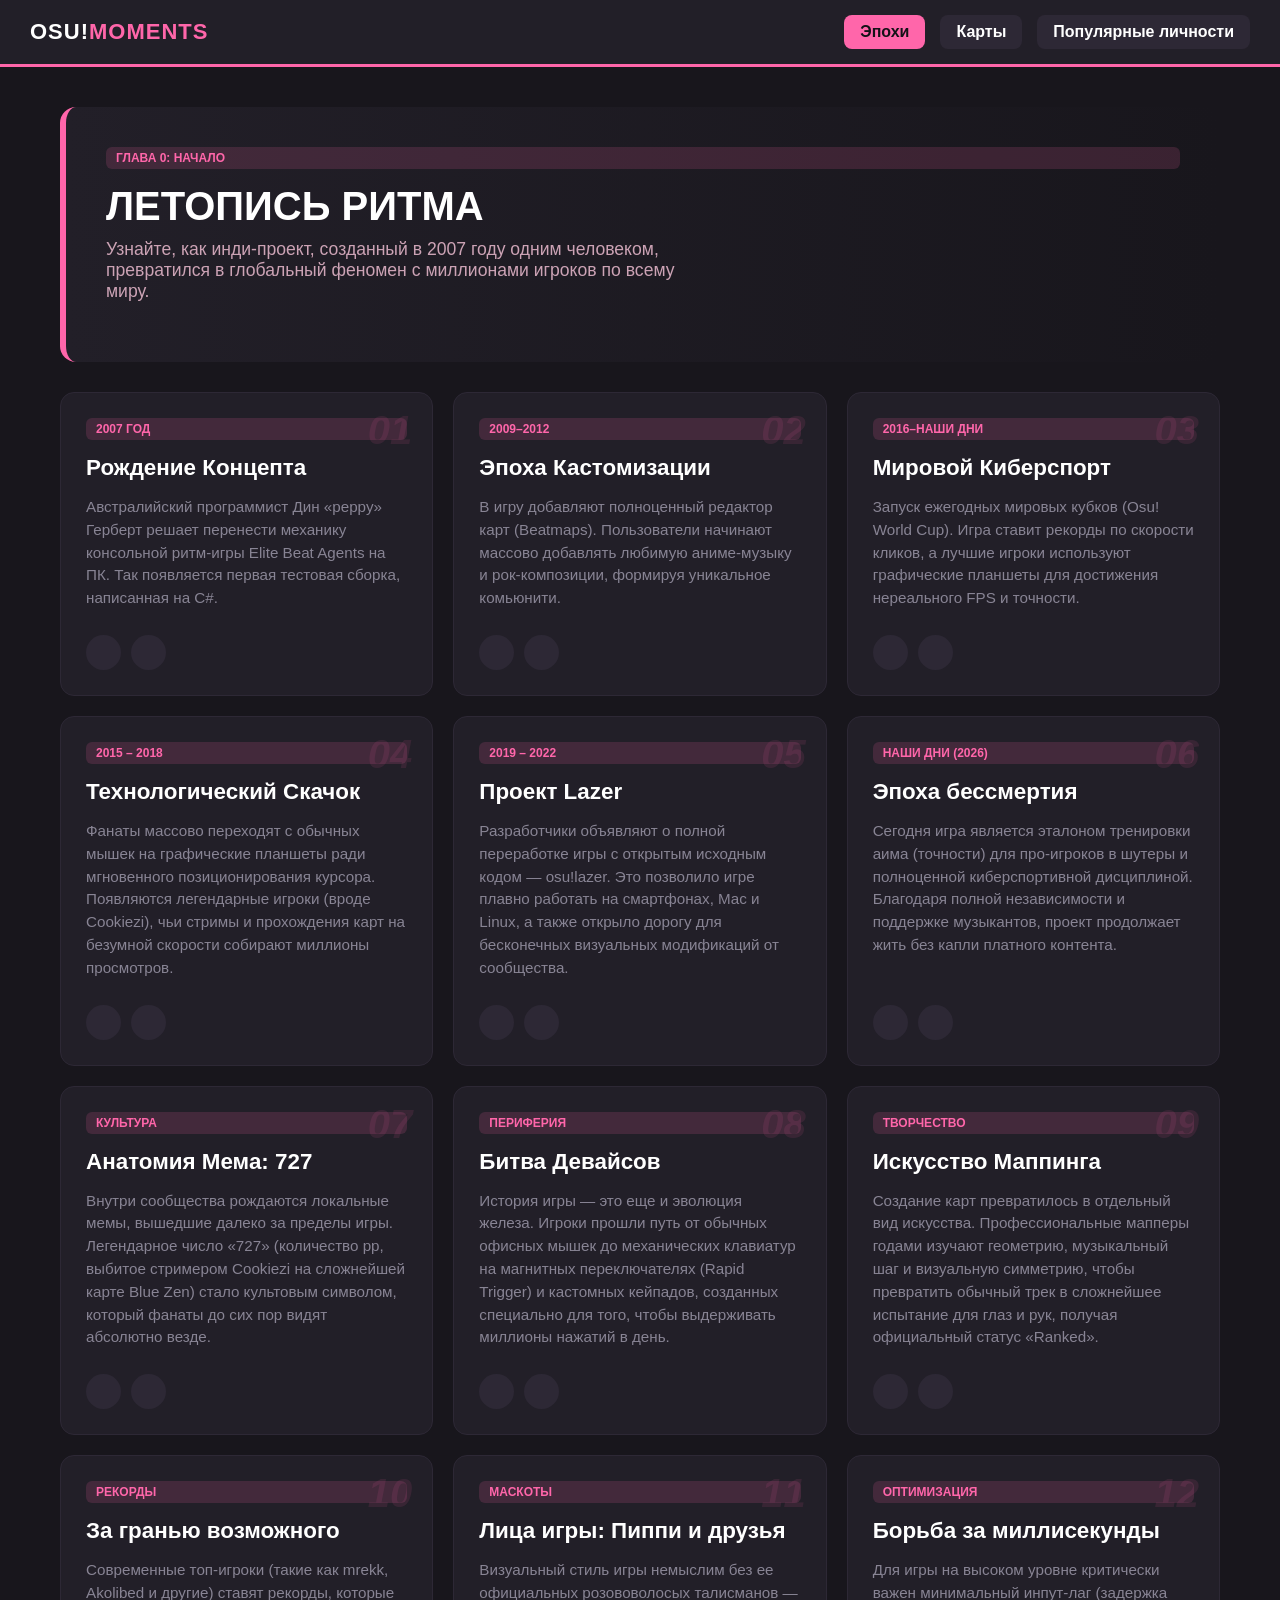
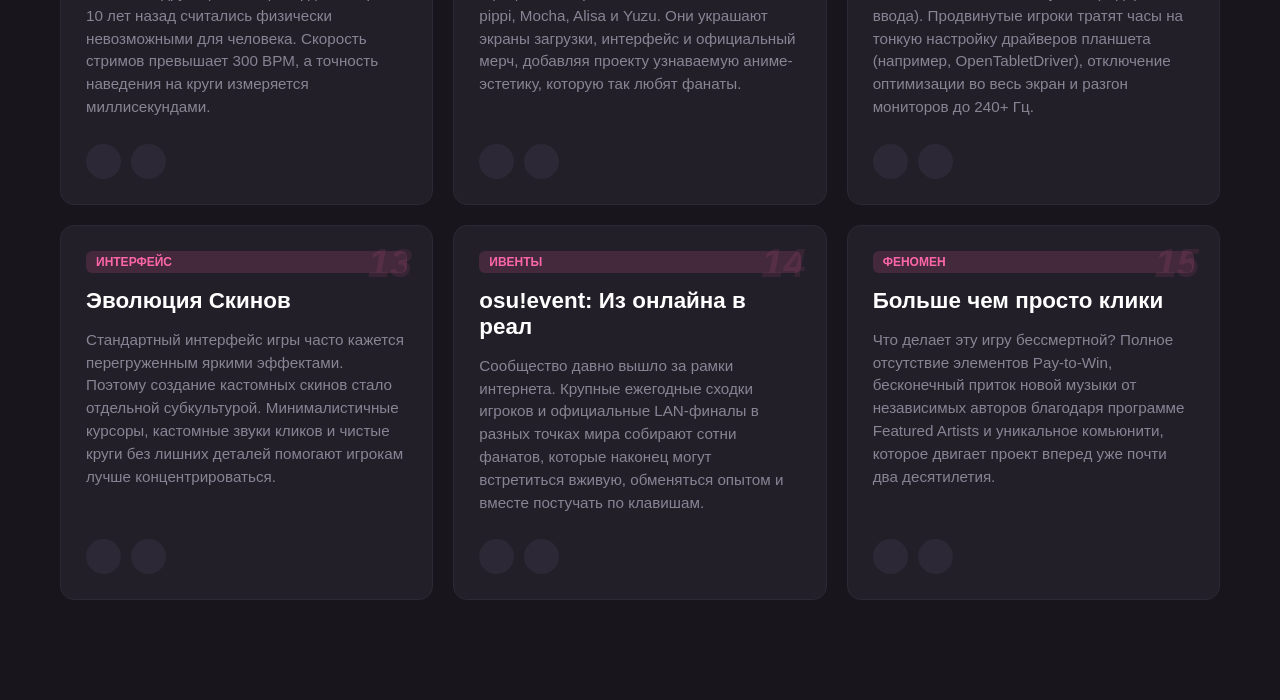
<file: index.html>
<!DOCTYPE html>
<html lang="en">
<head>
    <meta charset="UTF-8">
    <meta name="viewport" content="width=device-width, initial-scale=1.0">
    <title>Document</title>
    <link rel="stylesheet" href="main.css">
</head>
<body>
    <header>
        <div class="logo">OSU!<span>MOMENTS</span></div>
        <div class="nav-buttons">
    <a href="index.html" class="nav-btn active">Эпохи</a>
    <a href="maps.html" class="nav-btn">Карты</a>
    <a href="people.html" class="nav-btn">Популярные личности</a>
</div>
        </div>
    </header>

    <div class="wrapper">

        <div class="hero-banner">
            <div class="card-tag">Глава 0: Начало</div>
            <h1>Летопись Ритма</h1>
            <p>Узнайте, как инди-проект, созданный в 2007 году одним человеком, превратился в глобальный феномен с миллионами игроков по всему миру.</p>
        </div>

        <div class="history-grid">

            <div class="history-card">
                <div class="card-number">01</div>
                <div>
                    <div class="card-tag">2007 Год</div>
                    <h2 class="card-title">Рождение Концепта</h2>
                    <p class="card-text">Австралийский программист Дин «peppy» Герберт решает перенести механику консольной ритм-игры Elite Beat Agents на ПК. Так появляется первая тестовая сборка, написанная на C#.</p>
                </div>
                <div class="player-controls">
                    <button class="control-btn"><i class="fas fa-play"></i></button>
                    <button class="control-btn"><i class="fas fa-heart"></i></button>
                </div>
            </div>

            <div class="history-card">
                <div class="card-number">02</div>
                <div>
                    <div class="card-tag">2009–2012</div>
                    <h2 class="card-title">Эпоха Кастомизации</h2>
                    <p class="card-text">В игру добавляют полноценный редактор карт (Beatmaps). Пользователи начинают массово добавлять любимую аниме-музыку и рок-композиции, формируя уникальное комьюнити.</p>
                </div>
                <div class="player-controls">
                    <button class="control-btn"><i class="fas fa-play"></i></button>
                    <button class="control-btn"><i class="fas fa-heart"></i></button>
                </div>
            </div>

            <div class="history-card">
                <div class="card-number">03</div>
                <div>
                    <div class="card-tag">2016–Наши дни</div>
                    <h2 class="card-title">Мировой Киберспорт</h2>
                    <p class="card-text">Запуск ежегодных мировых кубков (Osu! World Cup). Игра ставит рекорды по скорости кликов, а лучшие игроки используют графические планшеты для достижения нереального FPS и точности.</p>
                </div>
                <div class="player-controls">
                    <button class="control-btn"><i class="fas fa-play"></i></button>
                    <button class="control-btn"><i class="fas fa-heart"></i></button>
                </div>
            </div>
<div class="history-card">
    <div class="card-number">04</div>
    <div>
        <div class="card-tag">2015 – 2018</div>
        <h2 class="card-title">Технологический Скачок</h2>
        <p class="card-text">Фанаты массово переходят с обычных мышек на графические планшеты ради мгновенного позиционирования курсора. Появляются легендарные игроки (вроде Cookiezi), чьи стримы и прохождения карт на безумной скорости собирают миллионы просмотров.</p>
    </div>
    <div class="player-controls">
        <button class="control-btn"><i class="fas fa-play"></i></button>
        <button class="control-btn"><i class="fas fa-bolt"></i></button>
    </div>
</div>

<div class="history-card">
    <div class="card-number">05</div>
    <div>
        <div class="card-tag">2019 – 2022</div>
        <h2 class="card-title">Проект Lazer</h2>
        <p class="card-text">Разработчики объявляют о полной переработке игры с открытым исходным кодом — osu!lazer. Это позволило игре плавно работать на смартфонах, Mac и Linux, а также открыло дорогу для бесконечных визуальных модификаций от сообщества.</p>
    </div>
    <div class="player-controls">
        <button class="control-btn"><i class="fas fa-play"></i></button>
        <button class="control-btn"><i class="fas fa-code"></i></button>
    </div>
</div>

<div class="history-card">
    <div class="card-number">06</div>
    <div>
        <div class="card-tag">Наши Дни (2026)</div>
        <h2 class="card-title">Эпоха бессмертия</h2>
        <p class="card-text">Сегодня игра является эталоном тренировки аима (точности) для про-игроков в шутеры и полноценной киберспортивной дисциплиной. Благодаря полной независимости и поддержке музыкантов, проект продолжает жить без капли платного контента.</p>
    </div>
    <div class="player-controls">
        <button class="control-btn"><i class="fas fa-play"></i></button>
        <button class="control-btn"><i class="fas fa-trophy"></i></button>
    </div>
</div>
<div class="history-card">
    <div class="card-number">07</div>
    <div>
        <div class="card-tag">Культура</div>
        <h2 class="card-title">Анатомия Мема: 727</h2>
        <p class="card-text">Внутри сообщества рождаются локальные мемы, вышедшие далеко за пределы игры. Легендарное число «727» (количество pp, выбитое стримером Cookiezi на сложнейшей карте Blue Zen) стало культовым символом, который фанаты до сих пор видят абсолютно везде.</p>
    </div>
    <div class="player-controls">
        <button class="control-btn"><i class="fas fa-play"></i></button>
        <button class="control-btn"><i class="fas fa-laugh-squint"></i></button>
    </div>
</div>

<div class="history-card">
    <div class="card-number">08</div>
    <div>
        <div class="card-tag">Периферия</div>
        <h2 class="card-title">Битва Девайсов</h2>
        <p class="card-text">История игры — это еще и эволюция железа. Игроки прошли путь от обычных офисных мышек до механических клавиатур на магнитных переключателях (Rapid Trigger) и кастомных кейпадов, созданных специально для того, чтобы выдерживать миллионы нажатий в день.</p>
    </div>
    <div class="player-controls">
        <button class="control-btn"><i class="fas fa-play"></i></button>
        <button class="control-btn"><i class="fas fa-keyboard"></i></button>
    </div>
</div>

<div class="history-card">
    <div class="card-number">09</div>
    <div>
        <div class="card-tag">Творчество</div>
        <h2 class="card-title">Искусство Маппинга</h2>
        <p class="card-text">Создание карт превратилось в отдельный вид искусства. Профессиональные мапперы годами изучают геометрию, музыкальный шаг и визуальную симметрию, чтобы превратить обычный трек в сложнейшее испытание для глаз и рук, получая официальный статус «Ranked».</p>
    </div>
    <div class="player-controls">
        <button class="control-btn"><i class="fas fa-play"></i></button>
        <button class="control-btn"><i class="fas fa-pen-nib"></i></button>
    </div>
</div>

<div class="history-card">
    <div class="card-number">10</div>
    <div>
        <div class="card-tag">Рекорды</div>
        <h2 class="card-title">За гранью возможного</h2>
        <p class="card-text">Современные топ-игроки (такие как mrekk, Akolibed и другие) ставят рекорды, которые 10 лет назад считались физически невозможными для человека. Скорость стримов превышает 300 BPM, а точность наведения на круги измеряется миллисекундами.</p>
    </div>
    <div class="player-controls">
        <button class="control-btn"><i class="fas fa-play"></i></button>
        <button class="control-btn"><i class="fas fa-crown"></i></button>
    </div>
</div>
<div class="history-card">
    <div class="card-number">11</div>
    <div>
        <div class="card-tag">Маскоты</div>
        <h2 class="card-title">Лица игры: Пиппи и друзья</h2>
        <p class="card-text">Визуальный стиль игры немыслим без ее официальных розововолосых талисманов — pippi, Mocha, Alisa и Yuzu. Они украшают экраны загрузки, интерфейс и официальный мерч, добавляя проекту узнаваемую аниме-эстетику, которую так любят фанаты.</p>
    </div>
    <div class="player-controls">
        <button class="control-btn"><i class="fas fa-play"></i></button>
        <button class="control-btn"><i class="fas fa-smile"></i></button>
    </div>
</div>

<div class="history-card">
    <div class="card-number">12</div>
    <div>
        <div class="card-tag">Оптимизация</div>
        <h2 class="card-title">Борьба за миллисекунды</h2>
        <p class="card-text">Для игры на высоком уровне критически важен минимальный инпут-лаг (задержка ввода). Продвинутые игроки тратят часы на тонкую настройку драйверов планшета (например, OpenTabletDriver), отключение оптимизации во весь экран и разгон мониторов до 240+ Гц.</p>
    </div>
    <div class="player-controls">
        <button class="control-btn"><i class="fas fa-play"></i></button>
        <button class="control-btn"><i class="fas fa-sliders-h"></i></button>
    </div>
</div>

<div class="history-card">
    <div class="card-number">13</div>
    <div>
        <div class="card-tag">Интерфейс</div>
        <h2 class="card-title">Эволюция Скинов</h2>
        <p class="card-text">Стандартный интерфейс игры часто кажется перегруженным яркими эффектами. Поэтому создание кастомных скинов стало отдельной субкультурой. Минималистичные курсоры, кастомные звуки кликов и чистые круги без лишних деталей помогают игрокам лучше концентрироваться.</p>
    </div>
    <div class="player-controls">
        <button class="control-btn"><i class="fas fa-play"></i></button>
        <button class="control-btn"><i class="fas fa-paint-brush"></i></button>
    </div>
</div>

<div class="history-card">
    <div class="card-number">14</div>
    <div>
        <div class="card-tag">Ивенты</div>
        <h2 class="card-title">osu!event: Из онлайна в реал</h2>
        <p class="card-text">Сообщество давно вышло за рамки интернета. Крупные ежегодные сходки игроков и официальные LAN-финалы в разных точках мира собирают сотни фанатов, которые наконец могут встретиться вживую, обменяться опытом и вместе постучать по клавишам.</p>
    </div>
    <div class="player-controls">
        <button class="control-btn"><i class="fas fa-play"></i></button>
        <button class="control-btn"><i class="fas fa-users"></i></button>
    </div>
</div>

<div class="history-card">
    <div class="card-number">15</div>
    <div>
        <div class="card-tag">Феномен</div>
        <h2 class="card-title">Больше чем просто клики</h2>
        <p class="card-text">Что делает эту игру бессмертной? Полное отсутствие элементов Pay-to-Win, бесконечный приток новой музыки от независимых авторов благодаря программе Featured Artists и уникальное комьюнити, которое двигает проект вперед уже почти два десятилетия.</p>
    </div>
    <div class="player-controls">
        <button class="control-btn"><i class="fas fa-play"></i></button>
        <button class="control-btn"><i class="fas fa-infinity"></i></button>
    </div>
</div>
        </div>
    </div>
</body>
</html>
</file>
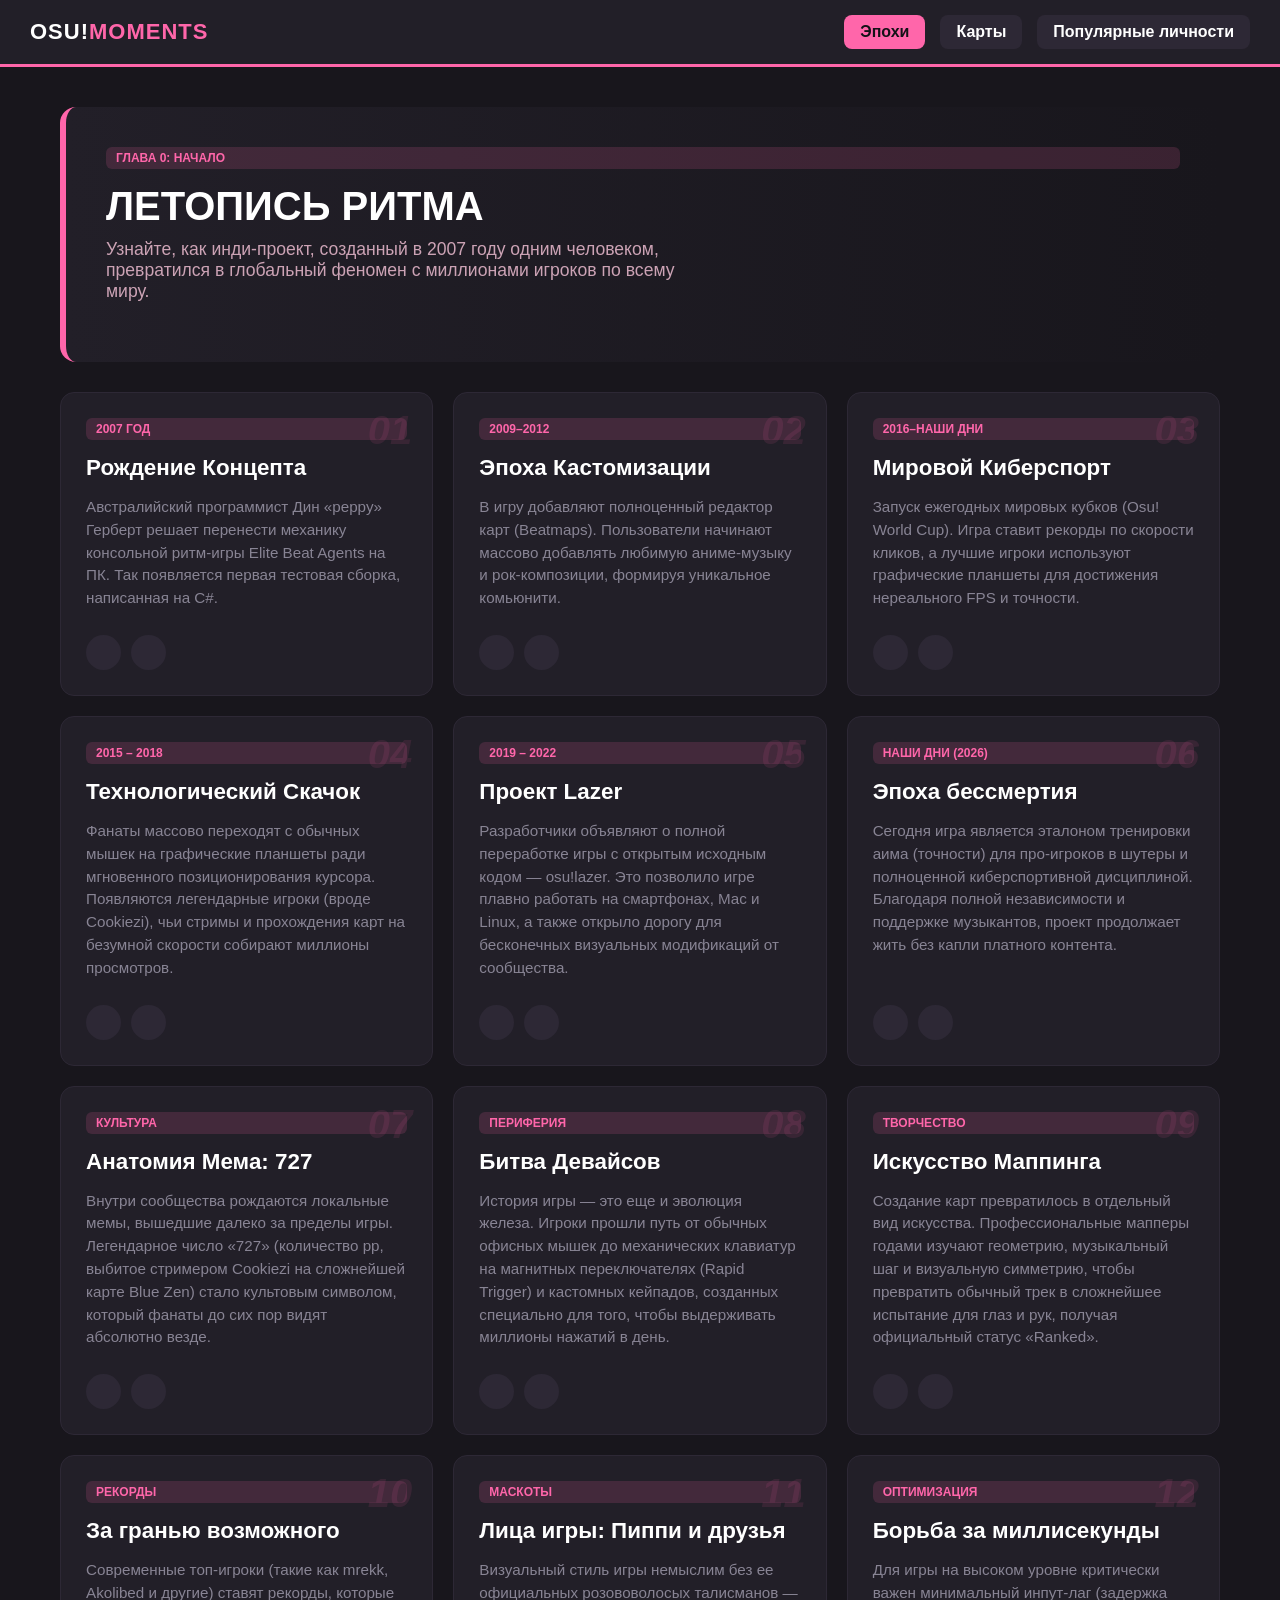
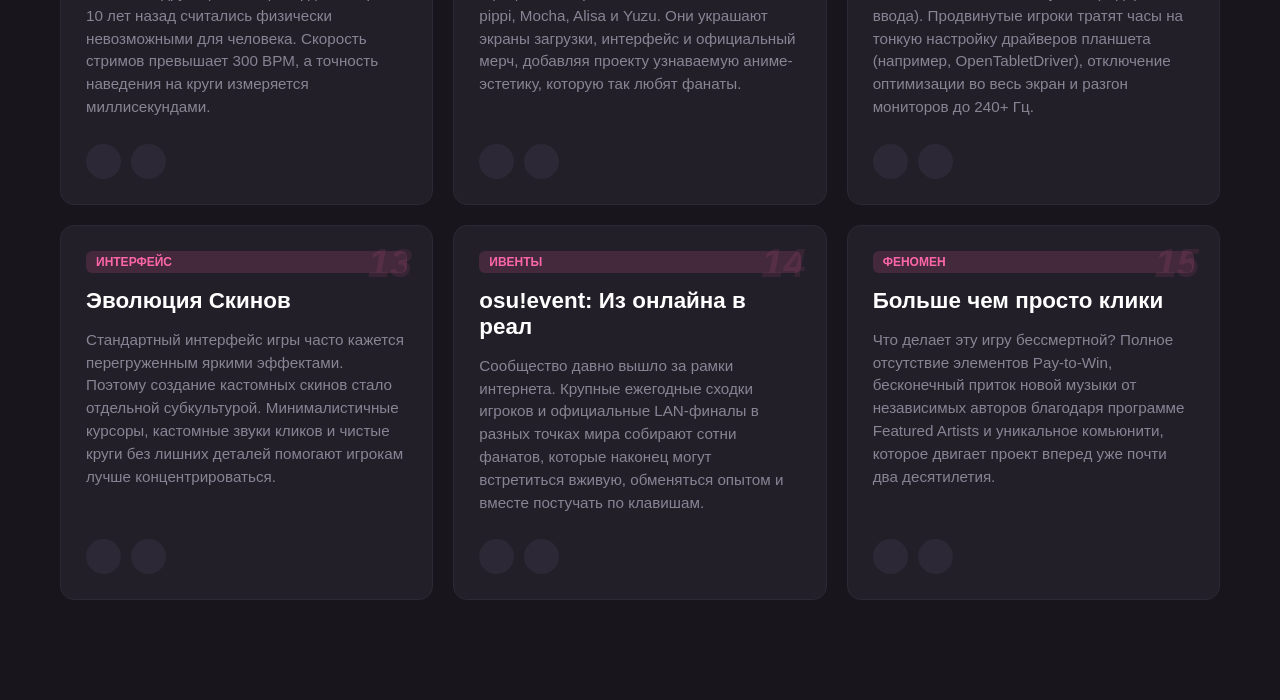
<file: lev.html>
<!DOCTYPE html>
<html lang="en">
<head>
    <meta charset="UTF-8">
    <meta name="viewport" content="width=device-width, initial-scale=1.0">
    <title>Document</title>
    <link rel="stylesheet" href="main.css">
</head>
<body>
    <header>
        <div class="logo">OSU!<span>MOMENTS</span></div>
        <div class="nav-buttons">
    <a href="lev.html" class="nav-btn active">Эпохи</a>
    <a href="maps.html" class="nav-btn">Карты</a>
    <a href="people.html" class="nav-btn">Популярные личности</a>
</div>
        </div>
    </header>

    <div class="wrapper">

        <div class="hero-banner">
            <div class="card-tag">Глава 0: Начало</div>
            <h1>Летопись Ритма</h1>
            <p>Узнайте, как инди-проект, созданный в 2007 году одним человеком, превратился в глобальный феномен с миллионами игроков по всему миру.</p>
        </div>

        <div class="history-grid">

            <div class="history-card">
                <div class="card-number">01</div>
                <div>
                    <div class="card-tag">2007 Год</div>
                    <h2 class="card-title">Рождение Концепта</h2>
                    <p class="card-text">Австралийский программист Дин «peppy» Герберт решает перенести механику консольной ритм-игры Elite Beat Agents на ПК. Так появляется первая тестовая сборка, написанная на C#.</p>
                </div>
                <div class="player-controls">
                    <button class="control-btn"><i class="fas fa-play"></i></button>
                    <button class="control-btn"><i class="fas fa-heart"></i></button>
                </div>
            </div>

            <div class="history-card">
                <div class="card-number">02</div>
                <div>
                    <div class="card-tag">2009–2012</div>
                    <h2 class="card-title">Эпоха Кастомизации</h2>
                    <p class="card-text">В игру добавляют полноценный редактор карт (Beatmaps). Пользователи начинают массово добавлять любимую аниме-музыку и рок-композиции, формируя уникальное комьюнити.</p>
                </div>
                <div class="player-controls">
                    <button class="control-btn"><i class="fas fa-play"></i></button>
                    <button class="control-btn"><i class="fas fa-heart"></i></button>
                </div>
            </div>

            <div class="history-card">
                <div class="card-number">03</div>
                <div>
                    <div class="card-tag">2016–Наши дни</div>
                    <h2 class="card-title">Мировой Киберспорт</h2>
                    <p class="card-text">Запуск ежегодных мировых кубков (Osu! World Cup). Игра ставит рекорды по скорости кликов, а лучшие игроки используют графические планшеты для достижения нереального FPS и точности.</p>
                </div>
                <div class="player-controls">
                    <button class="control-btn"><i class="fas fa-play"></i></button>
                    <button class="control-btn"><i class="fas fa-heart"></i></button>
                </div>
            </div>
<div class="history-card">
    <div class="card-number">04</div>
    <div>
        <div class="card-tag">2015 – 2018</div>
        <h2 class="card-title">Технологический Скачок</h2>
        <p class="card-text">Фанаты массово переходят с обычных мышек на графические планшеты ради мгновенного позиционирования курсора. Появляются легендарные игроки (вроде Cookiezi), чьи стримы и прохождения карт на безумной скорости собирают миллионы просмотров.</p>
    </div>
    <div class="player-controls">
        <button class="control-btn"><i class="fas fa-play"></i></button>
        <button class="control-btn"><i class="fas fa-bolt"></i></button>
    </div>
</div>

<div class="history-card">
    <div class="card-number">05</div>
    <div>
        <div class="card-tag">2019 – 2022</div>
        <h2 class="card-title">Проект Lazer</h2>
        <p class="card-text">Разработчики объявляют о полной переработке игры с открытым исходным кодом — osu!lazer. Это позволило игре плавно работать на смартфонах, Mac и Linux, а также открыло дорогу для бесконечных визуальных модификаций от сообщества.</p>
    </div>
    <div class="player-controls">
        <button class="control-btn"><i class="fas fa-play"></i></button>
        <button class="control-btn"><i class="fas fa-code"></i></button>
    </div>
</div>

<div class="history-card">
    <div class="card-number">06</div>
    <div>
        <div class="card-tag">Наши Дни (2026)</div>
        <h2 class="card-title">Эпоха бессмертия</h2>
        <p class="card-text">Сегодня игра является эталоном тренировки аима (точности) для про-игроков в шутеры и полноценной киберспортивной дисциплиной. Благодаря полной независимости и поддержке музыкантов, проект продолжает жить без капли платного контента.</p>
    </div>
    <div class="player-controls">
        <button class="control-btn"><i class="fas fa-play"></i></button>
        <button class="control-btn"><i class="fas fa-trophy"></i></button>
    </div>
</div>
<div class="history-card">
    <div class="card-number">07</div>
    <div>
        <div class="card-tag">Культура</div>
        <h2 class="card-title">Анатомия Мема: 727</h2>
        <p class="card-text">Внутри сообщества рождаются локальные мемы, вышедшие далеко за пределы игры. Легендарное число «727» (количество pp, выбитое стримером Cookiezi на сложнейшей карте Blue Zen) стало культовым символом, который фанаты до сих пор видят абсолютно везде.</p>
    </div>
    <div class="player-controls">
        <button class="control-btn"><i class="fas fa-play"></i></button>
        <button class="control-btn"><i class="fas fa-laugh-squint"></i></button>
    </div>
</div>

<div class="history-card">
    <div class="card-number">08</div>
    <div>
        <div class="card-tag">Периферия</div>
        <h2 class="card-title">Битва Девайсов</h2>
        <p class="card-text">История игры — это еще и эволюция железа. Игроки прошли путь от обычных офисных мышек до механических клавиатур на магнитных переключателях (Rapid Trigger) и кастомных кейпадов, созданных специально для того, чтобы выдерживать миллионы нажатий в день.</p>
    </div>
    <div class="player-controls">
        <button class="control-btn"><i class="fas fa-play"></i></button>
        <button class="control-btn"><i class="fas fa-keyboard"></i></button>
    </div>
</div>

<div class="history-card">
    <div class="card-number">09</div>
    <div>
        <div class="card-tag">Творчество</div>
        <h2 class="card-title">Искусство Маппинга</h2>
        <p class="card-text">Создание карт превратилось в отдельный вид искусства. Профессиональные мапперы годами изучают геометрию, музыкальный шаг и визуальную симметрию, чтобы превратить обычный трек в сложнейшее испытание для глаз и рук, получая официальный статус «Ranked».</p>
    </div>
    <div class="player-controls">
        <button class="control-btn"><i class="fas fa-play"></i></button>
        <button class="control-btn"><i class="fas fa-pen-nib"></i></button>
    </div>
</div>

<div class="history-card">
    <div class="card-number">10</div>
    <div>
        <div class="card-tag">Рекорды</div>
        <h2 class="card-title">За гранью возможного</h2>
        <p class="card-text">Современные топ-игроки (такие как mrekk, Akolibed и другие) ставят рекорды, которые 10 лет назад считались физически невозможными для человека. Скорость стримов превышает 300 BPM, а точность наведения на круги измеряется миллисекундами.</p>
    </div>
    <div class="player-controls">
        <button class="control-btn"><i class="fas fa-play"></i></button>
        <button class="control-btn"><i class="fas fa-crown"></i></button>
    </div>
</div>
<div class="history-card">
    <div class="card-number">11</div>
    <div>
        <div class="card-tag">Маскоты</div>
        <h2 class="card-title">Лица игры: Пиппи и друзья</h2>
        <p class="card-text">Визуальный стиль игры немыслим без ее официальных розововолосых талисманов — pippi, Mocha, Alisa и Yuzu. Они украшают экраны загрузки, интерфейс и официальный мерч, добавляя проекту узнаваемую аниме-эстетику, которую так любят фанаты.</p>
    </div>
    <div class="player-controls">
        <button class="control-btn"><i class="fas fa-play"></i></button>
        <button class="control-btn"><i class="fas fa-smile"></i></button>
    </div>
</div>

<div class="history-card">
    <div class="card-number">12</div>
    <div>
        <div class="card-tag">Оптимизация</div>
        <h2 class="card-title">Борьба за миллисекунды</h2>
        <p class="card-text">Для игры на высоком уровне критически важен минимальный инпут-лаг (задержка ввода). Продвинутые игроки тратят часы на тонкую настройку драйверов планшета (например, OpenTabletDriver), отключение оптимизации во весь экран и разгон мониторов до 240+ Гц.</p>
    </div>
    <div class="player-controls">
        <button class="control-btn"><i class="fas fa-play"></i></button>
        <button class="control-btn"><i class="fas fa-sliders-h"></i></button>
    </div>
</div>

<div class="history-card">
    <div class="card-number">13</div>
    <div>
        <div class="card-tag">Интерфейс</div>
        <h2 class="card-title">Эволюция Скинов</h2>
        <p class="card-text">Стандартный интерфейс игры часто кажется перегруженным яркими эффектами. Поэтому создание кастомных скинов стало отдельной субкультурой. Минималистичные курсоры, кастомные звуки кликов и чистые круги без лишних деталей помогают игрокам лучше концентрироваться.</p>
    </div>
    <div class="player-controls">
        <button class="control-btn"><i class="fas fa-play"></i></button>
        <button class="control-btn"><i class="fas fa-paint-brush"></i></button>
    </div>
</div>

<div class="history-card">
    <div class="card-number">14</div>
    <div>
        <div class="card-tag">Ивенты</div>
        <h2 class="card-title">osu!event: Из онлайна в реал</h2>
        <p class="card-text">Сообщество давно вышло за рамки интернета. Крупные ежегодные сходки игроков и официальные LAN-финалы в разных точках мира собирают сотни фанатов, которые наконец могут встретиться вживую, обменяться опытом и вместе постучать по клавишам.</p>
    </div>
    <div class="player-controls">
        <button class="control-btn"><i class="fas fa-play"></i></button>
        <button class="control-btn"><i class="fas fa-users"></i></button>
    </div>
</div>

<div class="history-card">
    <div class="card-number">15</div>
    <div>
        <div class="card-tag">Феномен</div>
        <h2 class="card-title">Больше чем просто клики</h2>
        <p class="card-text">Что делает эту игру бессмертной? Полное отсутствие элементов Pay-to-Win, бесконечный приток новой музыки от независимых авторов благодаря программе Featured Artists и уникальное комьюнити, которое двигает проект вперед уже почти два десятилетия.</p>
    </div>
    <div class="player-controls">
        <button class="control-btn"><i class="fas fa-play"></i></button>
        <button class="control-btn"><i class="fas fa-infinity"></i></button>
    </div>
</div>
        </div>
    </div>
</body>
</html>
</file>
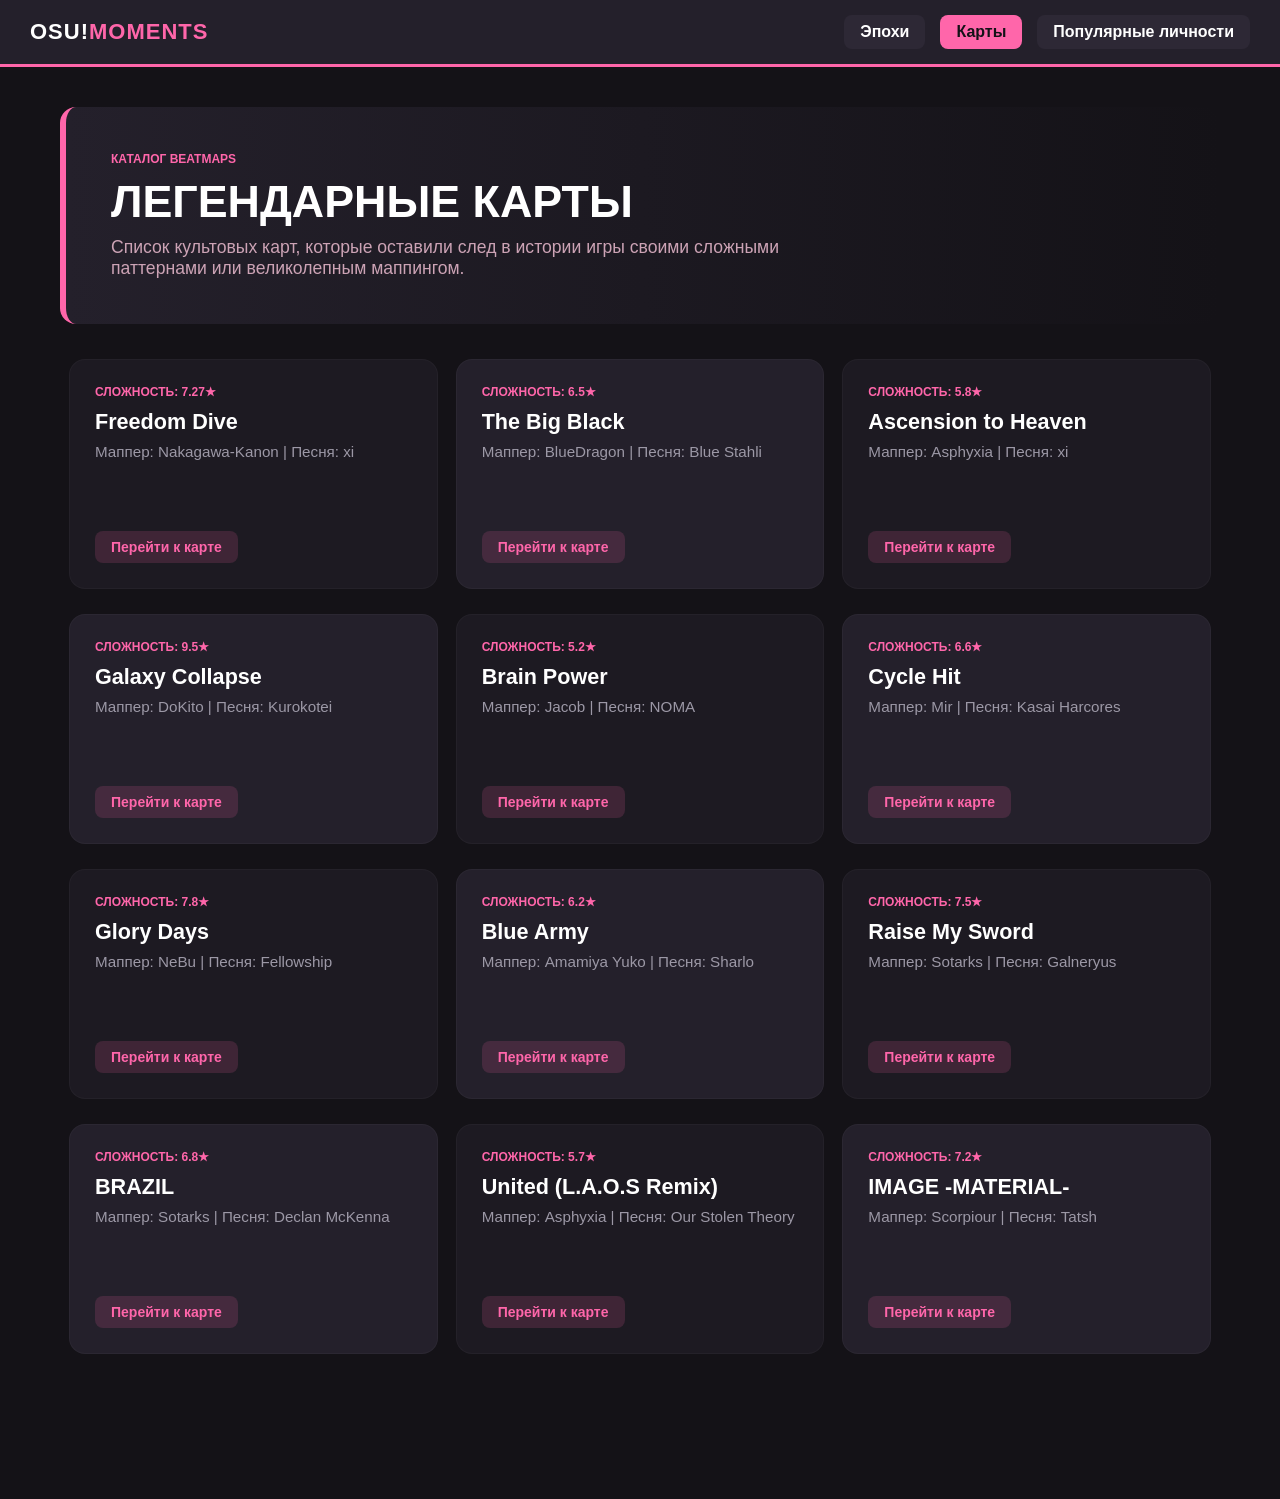
<file: maps.html>
<!DOCTYPE html>
<html lang="en">
<head>
    <meta charset="UTF-8">
    <meta name="viewport" content="width=device-width, initial-scale=1.0">
    <title>Document</title>
    <link rel="stylesheet" href="maps.css">
</head>
<body>
    <header>
        <div class="logo">OSU!<span>MOMENTS</span></div>
        <div class="nav-buttons">
            <a href="index.html" class="nav-btn">Эпохи</a>
            <a href="maps.html" class="nav-btn active">Карты</a>
            <a href="people.html" class="nav-btn">Популярные личности</a>
        </div>
    </header>

    <div class="wrapper">
        <div class="hero-banner">
            <div class="map-meta">Каталог Beatmaps</div>
            <h1>Легендарные Карты</h1>
            <p>Список культовых карт, которые оставили след в истории игры своими сложными паттернами или великолепным маппингом.</p>
        </div>

        <div class="maps-grid">

            <div class="map-card">
                <div>
                    <div class="map-meta">Сложность: 7.27★</div>
                    <h2 class="map-title">Freedom Dive</h2>
                    <p class="map-author">Маппер: Nakagawa-Kanon | Песня: xi</p>
                </div>
                <a href="https://osu.ppy.net/beatmapsets/39804#osu/129891" target="_blank" class="download-btn"><i class="fas fa-download"></i> Перейти к карте</a>
            </div>

            <div class="map-card">
                <div>
                    <div class="map-meta">Сложность: 6.5★</div>
                    <h2 class="map-title">The Big Black</h2>
                    <p class="map-author">Маппер: BlueDragon | Песня: Blue Stahli</p>
                </div>
                <a href="https://osu.ppy.net/beatmapsets/41823#osu/131891" target="_blank" class="download-btn"><i class="fas fa-download"></i> Перейти к карте</a>
            </div>

            <div class="map-card">
                <div>
                    <div class="map-meta">Сложность: 5.8★</div>
                    <h2 class="map-title">Ascension to Heaven</h2>
                    <p class="map-author">Маппер: Asphyxia | Песня: xi</p>
                </div>
                <a href="https://osu.ppy.net/beatmapsets/34348#osu/111616" target="_blank" class="download-btn"><i class="fas fa-download"></i> Перейти к карте</a>
            </div>

            <div class="map-card">
                <div>
                    <div class="map-meta">Сложность: 9.5★</div>
                    <h2 class="map-title">Galaxy Collapse</h2>
                    <p class="map-author">Маппер: DoKito | Песня: Kurokotei</p>
                </div>
                <a href="https://osu.ppy.net/beatmapsets/482090#osu/1029195" target="_blank" class="download-btn"><i class="fas fa-download"></i> Перейти к карте</a>
            </div>

            <div class="map-card">
                <div>
                    <div class="map-meta">Сложность: 5.2★</div>
                    <h2 class="map-title">Brain Power</h2>
                    <p class="map-author">Маппер: Jacob | Песня: NOMA</p>
                </div>
                <a href="https://osu.ppy.net/beatmapsets/357777#osu/787307" target="_blank" class="download-btn"><i class="fas fa-download"></i> Перейти к карте</a>
            </div>

            <div class="map-card">
                <div>
                    <div class="map-meta">Сложность: 6.6★</div>
                    <h2 class="map-title">Cycle Hit</h2>
                    <p class="map-author">Маппер: Mir | Песня: Kasai Harcores</p>
                </div>
                <a href="https://osu.ppy.net/beatmapsets/637340#osu/1351114" target="_blank" class="download-btn"><i class="fas fa-download"></i> Перейти к карте</a>
            </div>

            <div class="map-card">
                <div>
                    <div class="map-meta">Сложность: 7.8★</div>
                    <h2 class="map-title">Glory Days</h2>
                    <p class="map-author">Маппер: NeBu | Песня: Fellowship</p>
                </div>
                <a href="https://osu.ppy.net/beatmapsets/1802283#osu/3697920" target="_blank" class="download-btn"><i class="fas fa-download"></i> Перейти к карте</a>
            </div>

            <div class="map-card">
                <div>
                    <div class="map-meta">Сложность: 6.2★</div>
                    <h2 class="map-title">Blue Army</h2>
                    <p class="map-author">Маппер: Amamiya Yuko | Песня: Sharlo</p>
                </div>
                <a href="https://osu.ppy.net/beatmapsets/323321#osu/718134" target="_blank" class="download-btn"><i class="fas fa-download"></i> Перейти к карте</a>
            </div>

            <div class="map-card">
                <div>
                    <div class="map-meta">Сложность: 7.5★</div>
                    <h2 class="map-title">Raise My Sword</h2>
                    <p class="map-author">Маппер: Sotarks | Песня: Galneryus</p>
                </div>
                <a href="https://osu.ppy.net/beatmapsets/858441#osu/1793132" target="_blank" class="download-btn"><i class="fas fa-download"></i> Перейти к карте</a>
            </div>

            <div class="map-card">
                <div>
                    <div class="map-meta">Сложность: 6.8★</div>
                    <h2 class="map-title">BRAZIL</h2>
                    <p class="map-author">Маппер: Sotarks | Песня: Declan McKenna</p>
                </div>
                <a href="https://osu.ppy.net/beatmapsets/1547130#osu/3161833" target="_blank" class="download-btn"><i class="fas fa-download"></i> Перейти к карте</a>
            </div>

            <div class="map-card">
                <div>
                    <div class="map-meta">Сложность: 5.7★</div>
                    <h2 class="map-title">United (L.A.O.S Remix)</h2>
                    <p class="map-author">Маппер: Asphyxia | Песня: Our Stolen Theory</p>
                </div>
                <a href="https://osu.ppy.net/beatmapsets/237124#osu/550253" target="_blank" class="download-btn"><i class="fas fa-download"></i> Перейти к карте</a>
            </div>

            <div class="map-card">
                <div>
                    <div class="map-meta">Сложность: 7.2★</div>
                    <h2 class="map-title">IMAGE -MATERIAL-</h2>
                    <p class="map-author">Маппер: Scorpiour | Песня: Tatsh</p>
                </div>
                <a href="https://osu.ppy.net/beatmapsets/93523#osu/252238" target="_blank" class="download-btn"><i class="fas fa-download"></i> Перейти к карте</a>
            </div>

        </div>
    </div>
</body>
</html>
</file>
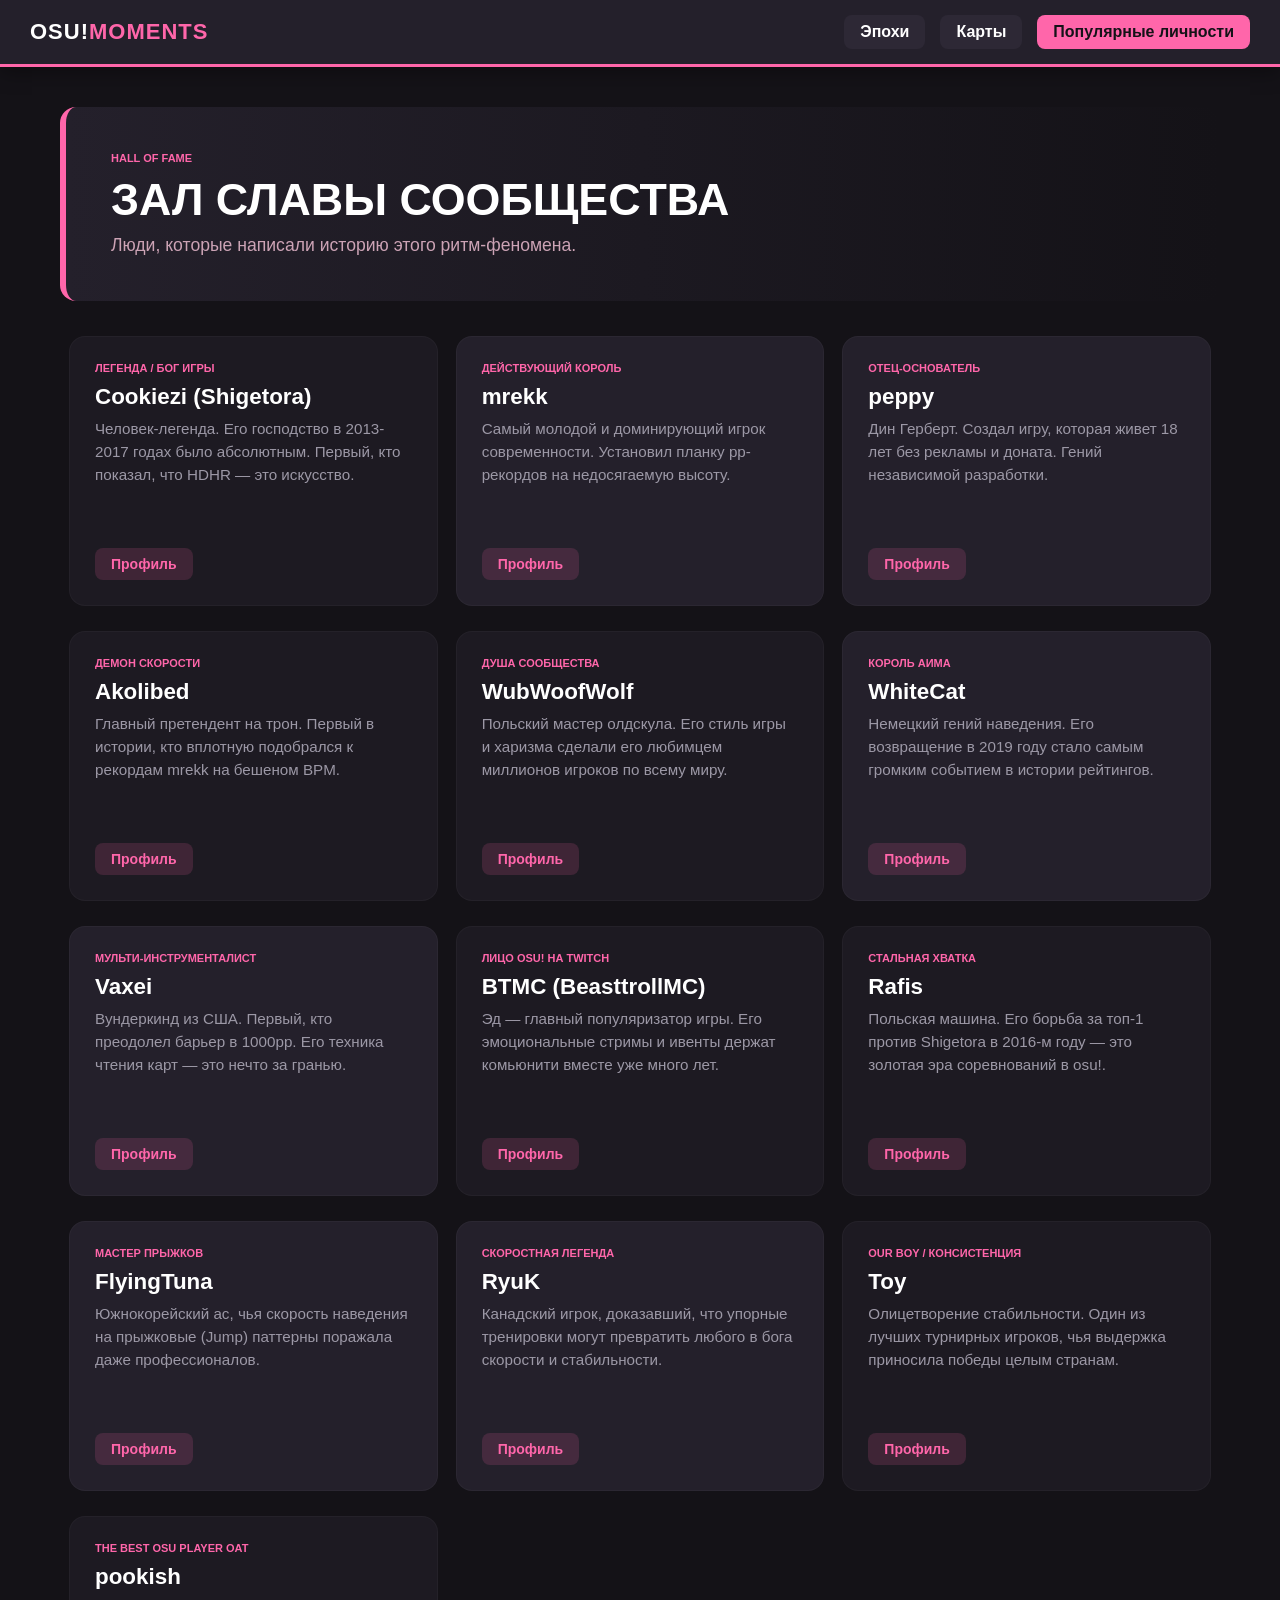
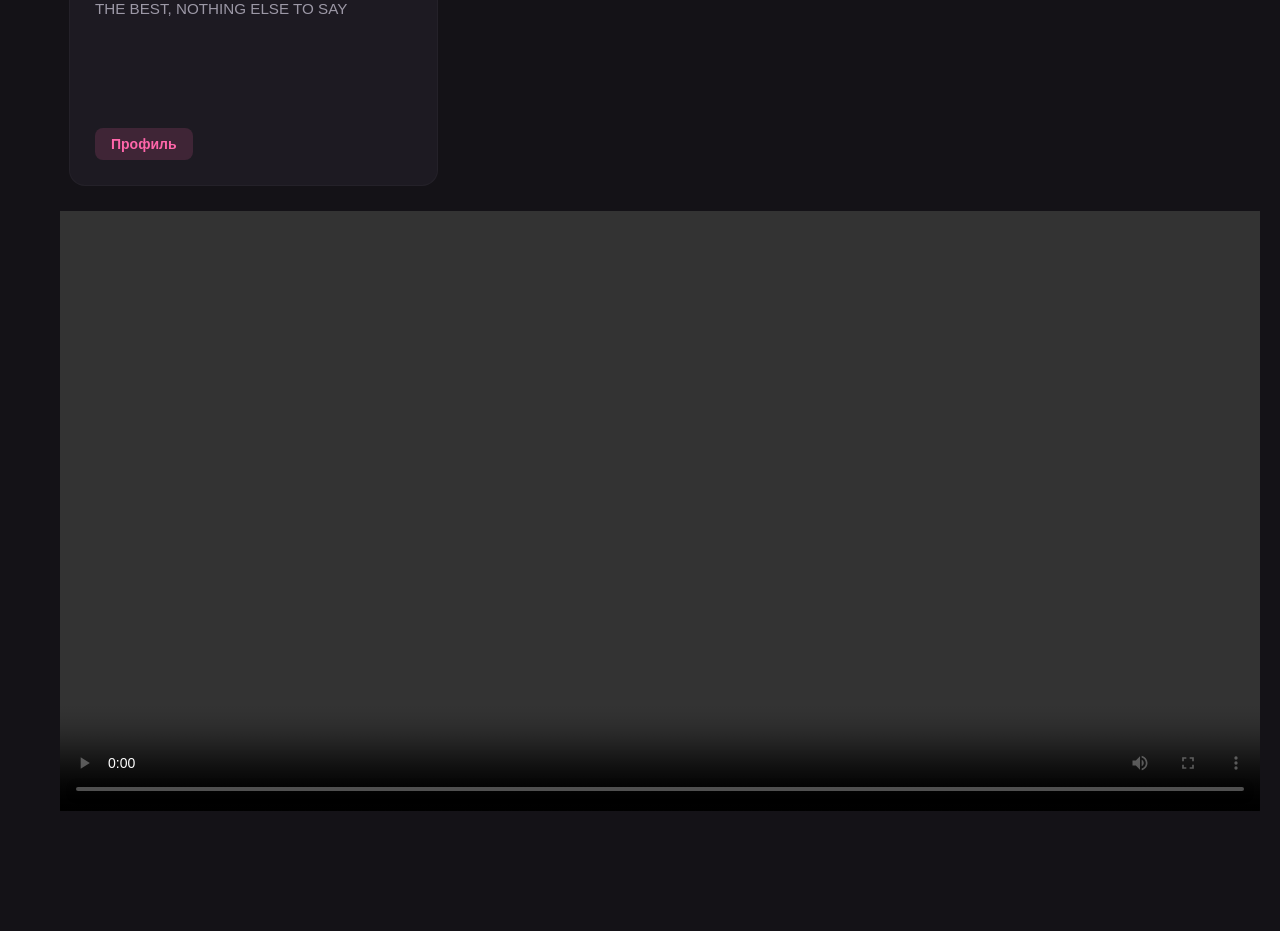
<file: people.html>
<!DOCTYPE html>
<html lang="en">
<head>
    <meta charset="UTF-8">
    <meta name="viewport" content="width=device-width, initial-scale=1.0">
    <title>Document</title>
    <link rel="stylesheet" href="people.css">
</head>
<body>
  <header>
        <div class="logo">OSU!<span>MOMENTS</span></div>
        <div class="nav-buttons">
            <a href="index.html" class="nav-btn">Эпохи</a>
            <a href="maps.html" class="nav-btn">Карты</a>
            <a href="people.html" class="nav-btn active">Популярные личности</a>
        </div>
    </header>
    <div class="wrapper">
        <div class="hero-banner">
            <div class="person-role">Hall of Fame</div>
            <h1>Зал Славы Сообщества</h1>
            <p>Люди, которые написали историю этого ритм-феномена.</p>
        </div>
        <div class="people-grid">
            <div class="person-card"><div><div class="person-role">Легенда / Бог Игры</div><h2 class="person-name">Cookiezi (Shigetora)</h2><p class="person-desc">Человек-легенда. Его господство в 2013-2017 годах было абсолютным. Первый, кто показал, что HDHR — это искусство.</p></div><a href="https://osu.ppy.net/users/124493" target="_blank" class="profile-btn"><i class="fas fa-external-link-alt"></i> Профиль</a></div>
            <div class="person-card"><div><div class="person-role">Действующий Король</div><h2 class="person-name">mrekk</h2><p class="person-desc">Самый молодой и доминирующий игрок современности. Установил планку pp-рекордов на недосягаемую высоту.</p></div><a href="https://osu.ppy.net/users/7562907" target="_blank" class="profile-btn"><i class="fas fa-external-link-alt"></i> Профиль</a></div>
            <div class="person-card"><div><div class="person-role">Отец-Основатель</div><h2 class="person-name">peppy</h2><p class="person-desc">Дин Герберт. Создал игру, которая живет 18 лет без рекламы и доната. Гений независимой разработки.</p></div><a href="https://osu.ppy.net/users/2" target="_blank" class="profile-btn"><i class="fas fa-external-link-alt"></i> Профиль</a></div>
            <div class="person-card"><div><div class="person-role">Демон Скорости</div><h2 class="person-name">Akolibed</h2><p class="person-desc">Главный претендент на трон. Первый в истории, кто вплотную подобрался к рекордам mrekk на бешеном BPM.</p></div><a href="https://osu.ppy.net/users/9349280" target="_blank" class="profile-btn"><i class="fas fa-external-link-alt"></i> Профиль</a></div>
            <div class="person-card"><div><div class="person-role">Душа Сообщества</div><h2 class="person-name">WubWoofWolf</h2><p class="person-desc">Польский мастер олдскула. Его стиль игры и харизма сделали его любимцем миллионов игроков по всему миру.</p></div><a href="https://osu.ppy.net/users/329532" target="_blank" class="profile-btn"><i class="fas fa-external-link-alt"></i> Профиль</a></div>
            <div class="person-card"><div><div class="person-role">Король Аима</div><h2 class="person-name">WhiteCat</h2><p class="person-desc">Немецкий гений наведения. Его возвращение в 2019 году стало самым громким событием в истории рейтингов.</p></div><a href="https://osu.ppy.net/users/4504101" target="_blank" class="profile-btn"><i class="fas fa-external-link-alt"></i> Профиль</a></div>
            <div class="person-card"><div><div class="person-role">Мульти-Инструменталист</div><h2 class="person-name">Vaxei</h2><p class="person-desc">Вундеркинд из США. Первый, кто преодолел барьер в 1000pp. Его техника чтения карт — это нечто за гранью.</p></div><a href="https://osu.ppy.net/users/4787150" target="_blank" class="profile-btn"><i class="fas fa-external-link-alt"></i> Профиль</a></div>
            <div class="person-card"><div><div class="person-role">Лицо osu! на Twitch</div><h2 class="person-name">BTMC (BeasttrollMC)</h2><p class="person-desc">Эд — главный популяризатор игры. Его эмоциональные стримы и ивенты держат комьюнити вместе уже много лет.</p></div><a href="https://osu.ppy.net/users/3171691" target="_blank" class="profile-btn"><i class="fas fa-external-link-alt"></i> Профиль</a></div>
            <div class="person-card"><div><div class="person-role">Стальная Хватка</div><h2 class="person-name">Rafis</h2><p class="person-desc">Польская машина. Его борьба за топ-1 против Shigetora в 2016-м году — это золотая эра соревнований в osu!.</p></div><a href="https://osu.ppy.net/users/490865" target="_blank" class="profile-btn"><i class="fas fa-external-link-alt"></i> Профиль</a></div>
            <div class="person-card"><div><div class="person-role">Мастер Прыжков</div><h2 class="person-name">FlyingTuna</h2><p class="person-desc">Южнокорейский ас, чья скорость наведения на прыжковые (Jump) паттерны поражала даже профессионалов.</p></div><a href="https://osu.ppy.net/users/9224078" target="_blank" class="profile-btn"><i class="fas fa-external-link-alt"></i> Профиль</a></div>
            <div class="person-card"><div><div class="person-role">Скоростная Легенда</div><h2 class="person-name">RyuK</h2><p class="person-desc">Канадский игрок, доказавший, что упорные тренировки могут превратить любого в бога скорости и стабильности.</p></div><a href="https://osu.ppy.net/users/6304246" target="_blank" class="profile-btn"><i class="fas fa-external-link-alt"></i> Профиль</a></div>
            <div class="person-card"><div><div class="person-role">Our Boy / Консистенция</div><h2 class="person-name">Toy</h2><p class="person-desc">Олицетворение стабильности. Один из лучших турнирных игроков, чья выдержка приносила победы целым странам.</p></div><a href="https://osu.ppy.net/users/1850931" target="_blank" class="profile-btn"><i class="fas fa-external-link-alt"></i> Профиль</a></div>
            <div class="person-card"><div><div class="person-role">THE BEST OSU PLAYER OAT</div><h2 class="person-name">pookish</h2><p class="person-desc">THE BEST, NOTHING ELSE TO SAY</p></div><a href="https://osu.ppy.sh/users/34212376" target="_blank" class="profile-btn"><i class="fas fa-external-link-alt"></i> Профиль</a></div>
            <video controls src="osu highlight.MP4" width="1200px"></video>
        </div>
    </div>
</body>
</html>
</file>
<file: main.css>
:root {
            --bg-main: #18161c;    
            --bg-card: #221f28;      
            --pink-accent: #ff66aa;  
            --pink-dim: #cca3b5;     
            --text-white: #ffffff;
            --text-gray: #888494;
        }

        * {
            margin: 0;
            padding: 0;
            box-sizing: border-box;
            font-family: 'Segoe UI', Roboto, Helvetica, Arial, sans-serif;
        }

        body {
            background-color: var(--bg-main);
            color: var(--text-white);
            padding-bottom: 60px;
        }

      
        header {
            background-color: var(--bg-card);
            padding: 15px 30px;
            display: flex;
            justify-content: space-between;
            align-items: center;
            border-bottom: 3px solid var(--pink-accent);
        }

        .logo {
            font-size: 22px;
            font-weight: 800;
            letter-spacing: 1px;
        }
        .logo span {
            color: var(--pink-accent);
        }

        .nav-buttons {
            display: flex;
            gap: 15px;
        }

        .nav-btn {
            background: #2d2835;
            border: none;
            color: var(--text-white);
            padding: 8px 16px;
            border-radius: 8px;
            cursor: pointer;
            font-weight: 600;
            transition: 0.2s;
        }

        .nav-btn.active, .nav-btn:hover {
            background: var(--pink-accent);
            color: #000;
        }

       
        .wrapper {
            max-width: 1200px;
            margin: 40px auto;
            padding: 0 20px;
        }

      
        .hero-banner {
            background: linear-gradient(90deg, rgba(34,31,40,1) 0%, rgba(24,22,28,0.6) 100%), 
                        url('https://images.unsplash.com/photo-1614850523459-c2f4c699c52e?q=80&w=1200') no-repeat center/cover;
            border-radius: 16px;
            padding: 40px;
            border-left: 6px solid var(--pink-accent);
            margin-bottom: 30px;
            position: relative;
            overflow: hidden;
        }

        .hero-banner h1 {
            font-size: 2.5rem;
            margin-bottom: 10px;
            text-transform: uppercase;
        }

        .hero-banner p {
            color: var(--pink-dim);
            max-width: 600px;
            font-size: 1.1rem;
            margin-bottom: 20px;
        }

      
        .history-grid {
            display: grid;
            grid-template-columns: repeat(auto-fit, minmax(300px, 1fr));
            gap: 20px;
        }

       
        .history-card {
            background-color: var(--bg-card);
            border-radius: 14px;
            padding: 25px;
            position: relative;
            transition: transform 0.2s, box-shadow 0.2s;
            border: 1px solid #2d2835;
            display: flex;
            flex-direction: column;
            justify-content: space-between;
        }

        .history-card:hover {
            transform: translateY(-5px);
            box-shadow: 0 8px 24px rgba(255, 102, 170, 0.15);
            border-color: var(--pink-accent);
        }

       
        .card-number {
            position: absolute;
            top: 15px;
            right: 20px;
            font-size: 2.5rem;
            font-weight: 900;
            color: rgba(255, 102, 170, 0.1);
            font-style: italic;
            transition: 0.2s;
        }

        .history-card:hover .card-number {
            color: rgba(255, 102, 170, 0.3);
        }

        .card-tag {
            align-self: flex-start;
            background: rgba(255, 102, 170, 0.15);
            color: var(--pink-accent);
            padding: 4px 10px;
            border-radius: 6px;
            font-size: 12px;
            font-weight: bold;
            text-transform: uppercase;
            margin-bottom: 15px;
        }

        .card-title {
            font-size: 1.4rem;
            margin-bottom: 15px;
            color: var(--text-white);
        }

        .card-text {
            color: var(--text-gray);
            font-size: 0.95rem;
            line-height: 1.5;
        }

       
        .player-controls {
            margin-top: 25px;
            display: flex;
            align-items: center;
            gap: 10px;
        }

        .control-btn {
            background: #2d2835;
            border: none;
            color: var(--text-white);
            width: 35px;
            height: 35px;
            border-radius: 50%;
            display: flex;
            align-items: center;
            justify-content: center;
            cursor: pointer;
            transition: 0.2s;
        }

        .control-btn:hover {
            background: var(--pink-accent);
            color: #000;
        }

     
        @media (max-width: 768px) {
            header { flex-direction: column; gap: 15px; text-align: center; }
            .hero-banner { padding: 25px; }
            .hero-banner h1 { font-size: 1.8rem; }
        }
        .nav-buttons a.nav-btn {
    display: inline-block;
    text-decoration: none; 
    background: #2d2835;
    color: #ffffff;
    padding: 8px 16px;
    border-radius: 8px;
    cursor: pointer;
    font-weight: 600;
    transition: 0.2s;
}

.nav-buttons a.nav-btn.active, 
.nav-buttons a.nav-btn:hover {
    background: #ff66aa;
    color: #141217;      
}
</file>
<file: maps.css>
:root {
            --bg-main: #141217;
            --bg-card-1: #1d1a22;
            --bg-card-2: #24202b;
            --pink-accent: #ff66aa;
            --pink-dim: #cca3b5;
            --text-white: #ffffff;
            --text-gray: #9c98a6;
        }

        * { 
            margin: 0; 
            padding: 0; 
            box-sizing: border-box; 
            font-family: 'Segoe UI', Roboto, sans-serif; 
        }
        
        body { 
            background-color: var(--bg-main); 
            color: var(--text-white); 
            padding-bottom: 80px; 
        }
        
        header {
            background-color: var(--bg-card-2);
            padding: 15px 30px;
            display: flex;
            justify-content: space-between;
            align-items: center;
            border-bottom: 3px solid var(--pink-accent);
        }
        
        .logo { font-size: 22px; font-weight: 800; letter-spacing: 1px; }
        .logo span { color: var(--pink-accent); }
        .nav-buttons { display: flex; gap: 15px; }
        
        .nav-buttons a.nav-btn {
            display: inline-block;
            text-decoration: none;
            background: #2d2835;
            color: var(--text-white);
            padding: 8px 16px;
            border-radius: 8px;
            cursor: pointer;
            font-weight: 600;
            transition: 0.2s;
        }
        
        .nav-buttons a.nav-btn.active, .nav-buttons a.nav-btn:hover {
            background: var(--pink-accent);
            color: #141217;
        }

        .wrapper { max-width: 1200px; margin: 40px auto; padding: 0 20px; }
        
        .hero-banner {
            background: linear-gradient(90deg, rgba(36,32,43,1) 0%, rgba(20,18,23,0.7) 100%);
            border-radius: 16px;
            padding: 45px;
            border-left: 6px solid var(--pink-accent);
            margin-bottom: 35px;
        }
        
        .hero-banner h1 { font-size: 2.8rem; margin-bottom: 10px; text-transform: uppercase; }
        .hero-banner p { color: var(--pink-dim); max-width: 700px; font-size: 1.1rem; }


        .maps-grid {
            display: block;
            width: 100%;
            font-size: 0; 
        }
        
        .map-card {
            display: inline-gradient;
            display: inline-flex;
            flex-direction: column;
            justify-content: space-between;
            
         
            width: calc(33.333% - 18px); 
            height: 230px;
            margin: 0 9px 25px 9px;
            padding: 25px;
            
            border-radius: 16px;
            border: 1px solid rgba(255, 255, 255, 0.03);
            vertical-align: top;
            font-size: 16px; 
            transition: all 0.25s ease;
        }
        
        .map-card:nth-child(odd) { background-color: var(--bg-card-1); }
        .map-card:nth-child(even) { background-color: var(--bg-card-2); }
        
        .map-card:hover {
            transform: translateY(-5px);
            box-shadow: 0 10px 30px rgba(255, 102, 170, 0.12);
            border-color: var(--pink-accent);
        }

        .map-meta { color: var(--pink-accent); font-size: 12px; font-weight: bold; text-transform: uppercase; margin-bottom: 10px; }
        .map-title { font-size: 1.35rem; margin-bottom: 8px; overflow: hidden; text-overflow: ellipsis; white-space: nowrap; }
        .map-author { color: var(--text-gray); font-size: 0.95rem; margin-bottom: 15px; }
        
        .download-btn {
            align-self: flex-start;
            background: rgba(255, 102, 170, 0.15);
            color: var(--pink-accent);
            padding: 8px 16px;
            border-radius: 8px;
            text-decoration: none;
            font-weight: bold;
            font-size: 14px;
            transition: 0.2s;
        }
        
        .download-btn:hover {
            background: var(--pink-accent);
            color: #141217;
        }

      
        @media (max-width: 992px) {
            .map-card { width: calc(50% - 18px); }
        }
        @media (max-width: 600px) {
            .map-card { width: 100%; margin: 0 0 25px 0; }
        }
</file>
<file: people.css>
:root {
            --bg-main: #141217;
            --bg-card-1: #1d1a22;
            --bg-card-2: #24202b;
            --pink-accent: #ff66aa;
            --pink-dim: #cca3b5;
            --text-white: #ffffff;
            --text-gray: #9c98a6;
        }

        * { margin: 0; padding: 0; box-sizing: border-box; font-family: 'Segoe UI', Roboto, sans-serif; }
        body { background-color: var(--bg-main); color: var(--text-white); padding-bottom: 80px; overflow-x: hidden; }
        
        header {
            background-color: var(--bg-card-2);
            padding: 15px 30px;
            display: flex;
            justify-content: space-between;
            align-items: center;
            border-bottom: 3px solid var(--pink-accent);
            box-shadow: 0 4px 20px rgba(0,0,0,0.4);
        }
        .logo { font-size: 22px; font-weight: 800; letter-spacing: 1px; text-transform: uppercase; }
        .logo span { color: var(--pink-accent); }
        .nav-buttons { display: flex; gap: 15px; }
        
        .nav-buttons a.nav-btn {
            display: inline-block;
            text-decoration: none;
            background: #2d2835;
            color: var(--text-white);
            padding: 8px 16px;
            border-radius: 8px;
            cursor: pointer;
            font-weight: 600;
            transition: 0.2s;
        }
        .nav-buttons a.nav-btn.active, .nav-buttons a.nav-btn:hover {
            background: var(--pink-accent);
            color: #141217;
        }

        .wrapper { max-width: 1200px; margin: 40px auto; padding: 0 20px; }
        
        .hero-banner {
            background: linear-gradient(90deg, rgba(36,32,43,1) 0%, rgba(20,18,23,0.7) 100%);
            border-radius: 16px;
            padding: 45px;
            border-left: 6px solid var(--pink-accent);
            margin-bottom: 35px;
        }
        .hero-banner h1 { font-size: 2.8rem; margin-bottom: 10px; text-transform: uppercase; }
        .hero-banner p { color: var(--pink-dim); max-width: 700px; font-size: 1.1rem; }

        .people-grid { display: block; width: 100%; font-size: 0; }
        
        .person-card {
            display: inline-flex;
            flex-direction: column;
            justify-content: space-between;
            width: calc(33.333% - 18px); 
            height: 270px;
            margin: 0 9px 25px 9px;
            padding: 25px;
            border-radius: 16px;
            border: 1px solid rgba(255, 255, 255, 0.03);
            vertical-align: top;
            font-size: 16px;
            transition: all 0.25s ease;
        }
        
        .person-card:nth-child(4n+1), .person-card:nth-child(4n+4) { background-color: var(--bg-card-1); }
        .person-card:nth-child(4n+2), .person-card:nth-child(4n+3) { background-color: var(--bg-card-2); }
        
        .person-card:hover {
            transform: translateY(-5px);
            box-shadow: 0 10px 30px rgba(255, 102, 170, 0.12);
            border-color: var(--pink-accent);
        }

        .person-role { color: var(--pink-accent); font-size: 11px; font-weight: bold; text-transform: uppercase; margin-bottom: 10px; }
        .person-name { font-size: 1.4rem; margin-bottom: 8px; color: #fff; }
        .person-desc { color: var(--text-gray); font-size: 0.95rem; line-height: 1.5; }
        
        .profile-btn {
            align-self: flex-start;
            background: rgba(255, 102, 170, 0.15);
            color: var(--pink-accent);
            padding: 8px 16px;
            border-radius: 8px;
            text-decoration: none;
            font-weight: bold;
            font-size: 14px;
            transition: 0.2s;
        }
        .profile-btn:hover { background: var(--pink-accent); color: #141217; }

        @media (max-width: 992px) { .person-card { width: calc(50% - 18px); } }
        @media (max-width: 650px) { 
            header { flex-direction: column; gap: 10px; }
            .person-card { width: 100%; margin: 0 0 20px 0; } 
        }
</file>
